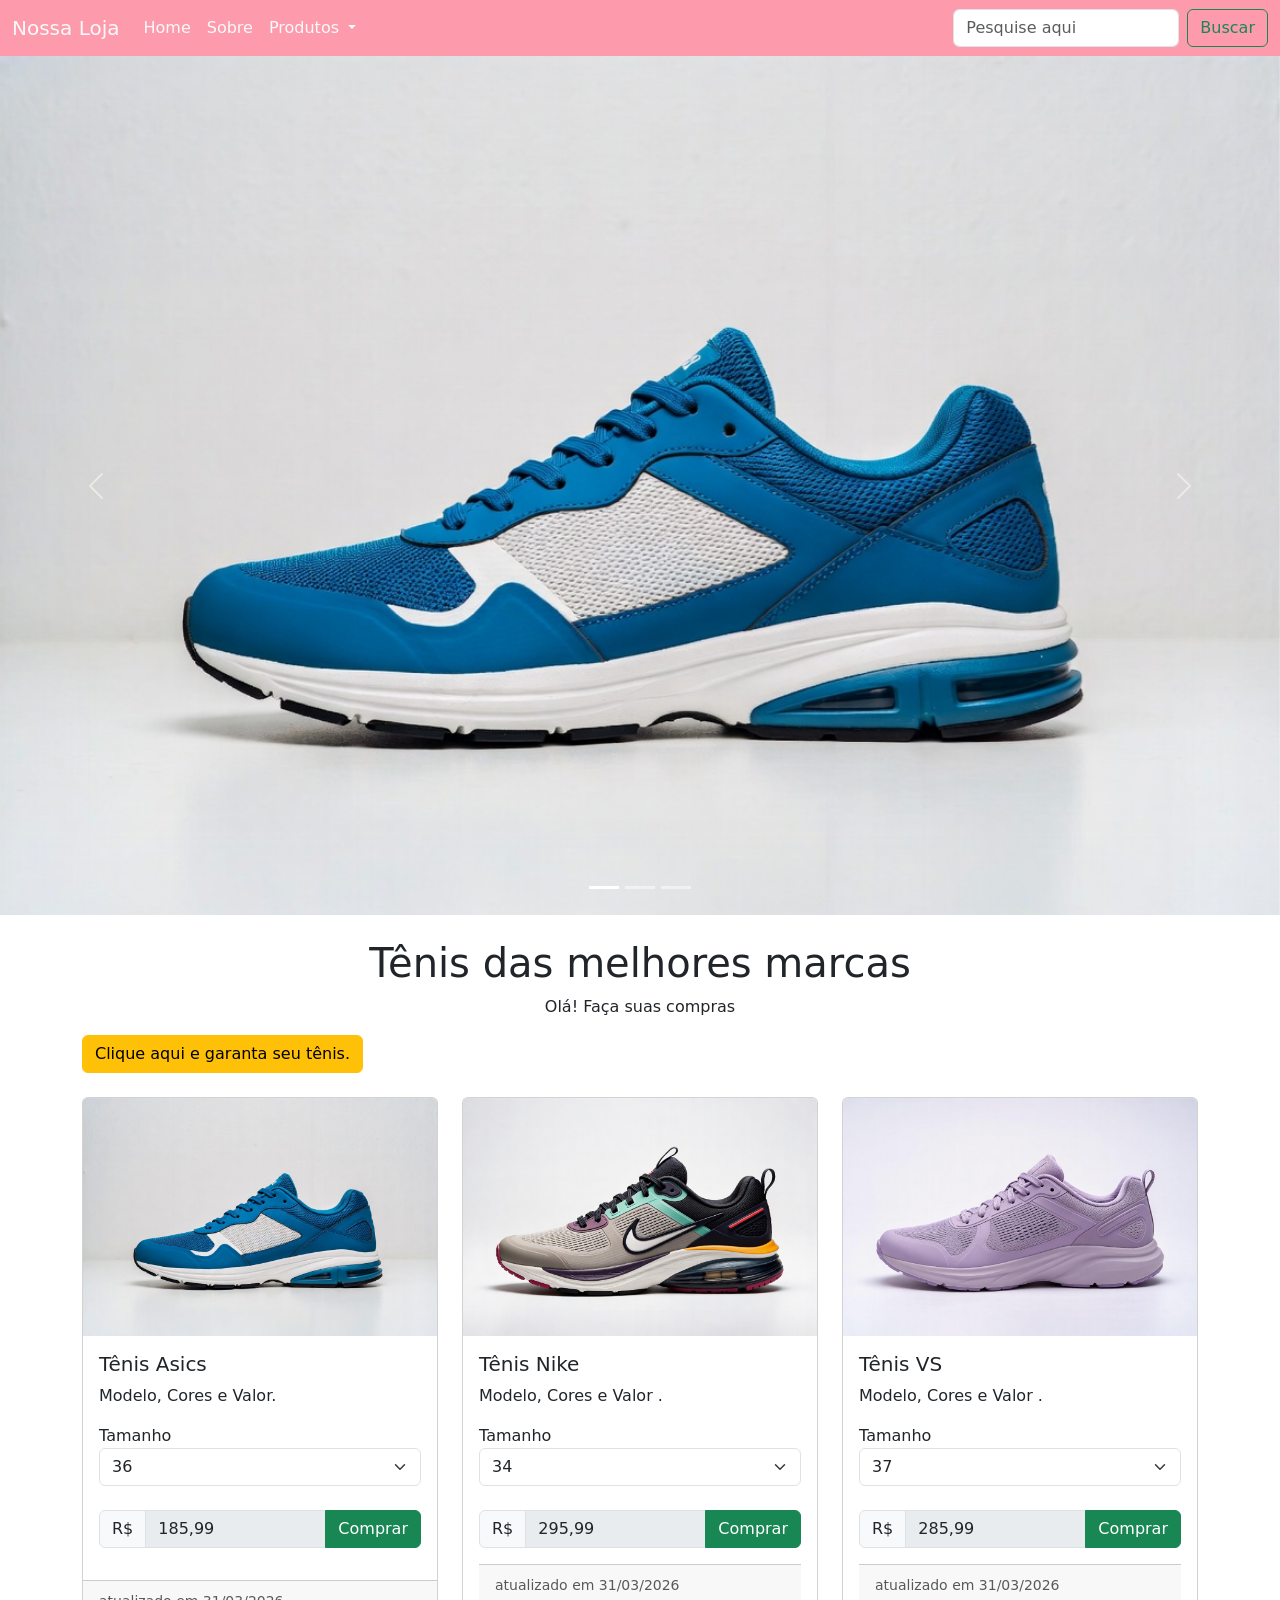
<file: index.html>
<!DOCTYPE html>
<html lang="pt-br">

<head>
    <meta charset="UTF-8">
    <meta name="viewport" content="width=device-width, initial-scale=1.0">
    <title>Monica Moro</title>
    <link href="https://cdn.jsdelivr.net/npm/bootstrap@5.3.8/dist/css/bootstrap.min.css" rel="stylesheet"
        integrity="sha384-sRIl4kxILFvY47J16cr9ZwB07vP4J8+LH7qKQnuqkuIAvNWLzeN8tE5YBujZqJLB" crossorigin="anonymous">
        <link rel="stylesheet" href="style.css">
</head>

<body>
    <nav class="navbar navbar-expand-lg text-light" style="background-color: rgb(253, 155, 172);">
        <div class="container-fluid">
            <a class="navbar-brand text-light" href="#">Nossa Loja</a>
            <button class="navbar-toggler" type="button" data-bs-toggle="collapse"
                data-bs-target="#navbarSupportedContent" aria-controls="navbarSupportedContent" aria-expanded="false"
                aria-label="Toggle navigation">
                <span class="navbar-toggler-icon"></span>
            </button>
            <div class="collapse navbar-collapse" id="navbarSupportedContent">
                <ul class="navbar-nav me-auto mb-2 mb-lg-0">
                    <li class="nav-item">
                        <a class="nav-link active text-light
          " aria-current="page" href="#">Home</a>
                    </li>
                    <li class="nav-item">
                        <a class="nav-link text-light" href="#">Sobre</a>
                    </li>
                    <li class="nav-item dropdown">
                        <a class="nav-link dropdown-toggle text-light" href="#" role="button" data-bs-toggle="dropdown"
                            aria-expanded="false">
                            Produtos
                        </a>
                        <ul class="dropdown-menu">
                            <li><a class="dropdown-item" href="#">Caminhada</a></li>
                            <li><a class="dropdown-item" href="#">Esportivo</a></li>
                            <li><a class="dropdown-item" href="#">Casual</a></li>
                            <li><a class="dropdown-item" href="#"> Corrida</a></li>
                            <li>
                                <hr class="dropdown-divider">
                            </li>
                            <li><a class="dropdown-item" href="#">Saiba mais</a></li>
                        </ul>
                    </li>
                </ul>
                <form class="d-flex" role="search">
                    <input class="form-control me-2" type="search" placeholder="Pesquise aqui" aria-label="Search" />
                    <button class="btn btn-outline-success" type="submit">Buscar</button>
                </form>
            </div>
        </div>
    </nav>

    <div id="carouselExampleIndicators" class="carousel slide">
        <div class="carousel-indicators">
            <button type="button" data-bs-target="#carouselExampleIndicators" data-bs-slide-to="0" class="active"
                aria-current="true" aria-label="Slide 1"></button>
            <button type="button" data-bs-target="#carouselExampleIndicators" data-bs-slide-to="1"
                aria-label="Slide 2"></button>
            <button type="button" data-bs-target="#carouselExampleIndicators" data-bs-slide-to="2"
                aria-label="Slide 3"></button>
        </div>
        <div class="carousel-inner">
            <div class="carousel-item active">
                <img src="/imagens/imagem 1.jpg" class="d-block w-100" alt="...">
            </div>
            <div class="carousel-item">
                <img src="/imagens/imagem2 (1) (1).jpg" class="d-block w-100" alt="...">
            </div>
            <div class="carousel-item">
                <img src="/imagens/imagem 3.jpg" class="d-block w-100" alt="...">
            </div>
        </div>
        <button class="carousel-control-prev" type="button" data-bs-target="#carouselExampleIndicators"
            data-bs-slide="prev">
            <span class="carousel-control-prev-icon" aria-hidden="true"></span>
            <span class="visually-hidden">Previous</span>
        </button>
        <button class="carousel-control-next" type="button" data-bs-target="#carouselExampleIndicators"
            data-bs-slide="next">
            <span class="carousel-control-next-icon" aria-hidden="true"></span>
            <span class="visually-hidden">Next</span>
        </button>
    </div>
    <br>
    <div class="container">
        <h1 class="text-center"> Tênis das melhores marcas</h1>
        <p class="text-center">Olá! Faça suas compras</p>
        <a href="https://www.netshoes.com.br/busca/tenis-feminino" class="btn btn-warning" target="_blank"> Clique aqui
            e garanta seu tênis.</a>

        <br>
        <br>
        <div class="row row-cols-1 row-cols-md-3 g-4">
            <div class="col">
                <div class="card h-100">
                    <img src="/imagens/imagem 1.jpg" class="card-img-top" alt="...">
                    <div class="card-body">
                        <h5 class="card-title">Tênis Asics</h5>
                        <p class="card-text"> Modelo, Cores e Valor.</p>
                        <label for="" class="card-text">Tamanho</label>
                        <select class="form-select">
                            <option value="">36</option>
                            <option value="">37</option>
                            <option value="">38</option>
                            <option value="">39</option>
                            <option value="">40</option>
                        </select>
                        <br>
                        <div class="input-group mb-3">
                            <span class="input-group-text">R$</span>
                            <input type="text" class="form-control" value="185,99" disabled>
                            <a href="tenis1.html" class="btn btn-success">Comprar</a>
                        </div>
                    </div>
                    <div class="card-footer">
                        <small class="text-body-secondary">atualizado em 31/03/2026</small>
                    </div>
                </div>
            </div>
            <div class="col">
                <div class="card h-100">
                    <img src="/imagens/imagem 3.jpg" class="card-img-top" alt="...">

                    <div class="card-body">
                        <h5 class="card-title">Tênis Nike</h5>
                        <p class="card-text"> Modelo, Cores e Valor .</p>
                        <label for="" class="card-text">Tamanho</label>
                        <select class="form-select">
                            <option value="">34</option>
                            <option value="">35</option>
                            <option value="">36</option>
                            <option value="">37</option>
                            <option value="">38</option>
                        </select>
                        <br>
                        <div class="input-group mb-3">
                            <span class="input-group-text">R$</span>
                            <input type="text" class="form-control" value="295,99" disabled>
                            <a href="tenis3.html" class="btn btn-success">Comprar</a>
                        </div>
                        <div class="card-footer">
                            <small class="text-body-secondary">atualizado em 31/03/2026</small>
                        </div>
                    </div>
                </div>
            </div>
            <div class="col">
                <div class="card h-100">
                    <img src="/imagens/imagem2 (1) (1).jpg" class="card-img-top" alt="...">
                    <div class="card-body">
                        <h5 class="card-title">Tênis VS</h5>
                        <p class="card-text">Modelo, Cores e Valor .</p>
                        <label for="" class="card-text">Tamanho</label>
                        <select class="form-select">
                            <option value="">37</option>
                            <option value="">38</option>
                            <option value="">39</option>
                            <option value="">40</option>
                            <option value="">41</option>
                        </select>
                        <br>
                        <div class="input-group mb-3">
                            <span class="input-group-text">R$</span>
                            <input type="text" class="form-control" value="285,99" disabled>
                            <a href="tenis2.html" class="btn btn-success">Comprar</a>
                        </div>
                        <div class="card-footer">
                            <small class="text-body-secondary">atualizado em 31/03/2026</small>
                        </div>
                    </div>
                </div>
            </div>
        </div>

</body>
<script src="https://cdn.jsdelivr.net/npm/bootstrap@5.3.8/dist/js/bootstrap.bundle.min.js"
    integrity="sha384-FKyoEForCGlyvwx9Hj09JcYn3nv7wiPVlz7YYwJrWVcXK/BmnVDxM+D2scQbITxI"
    crossorigin="anonymous"></script>

</html>
</file>
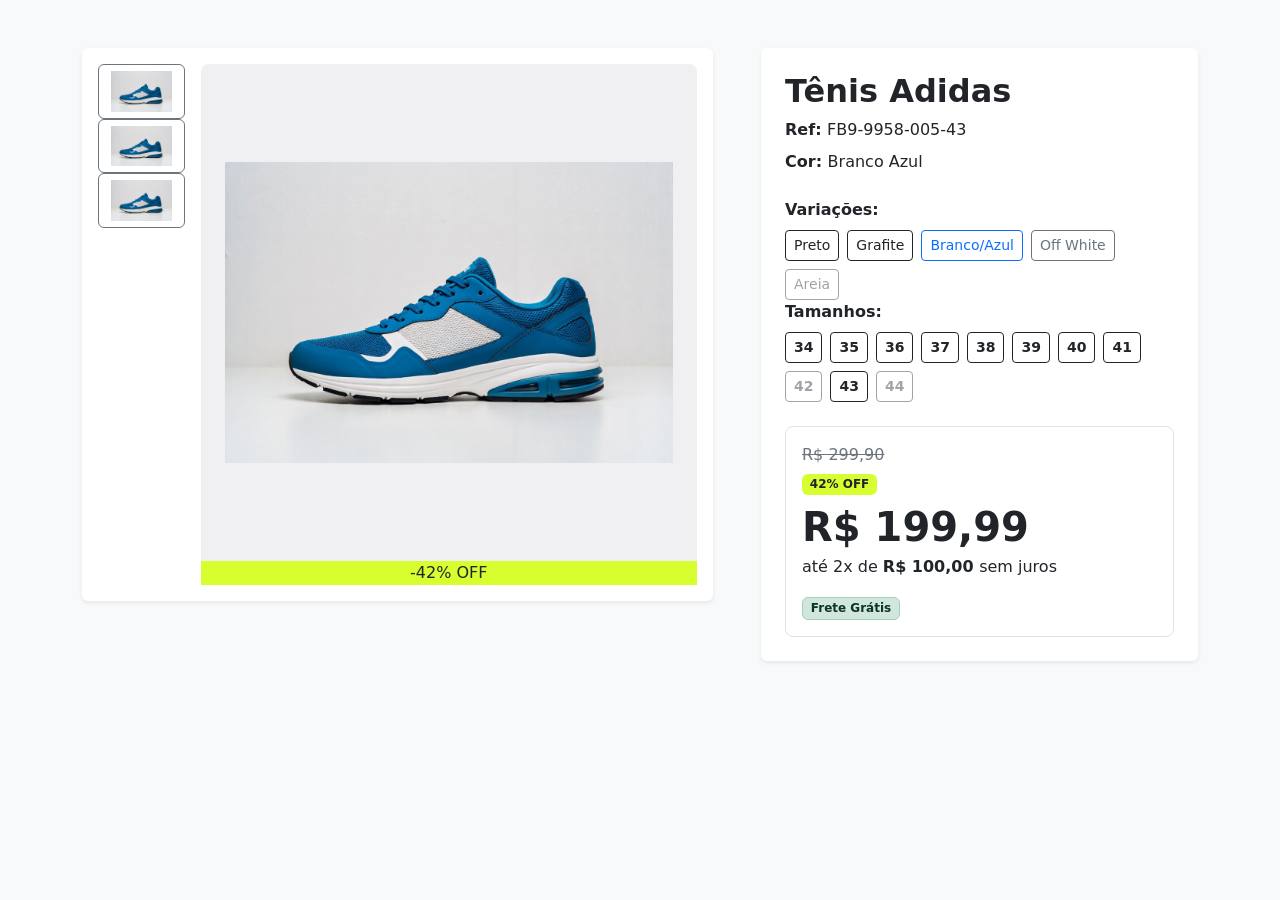
<file: tenis1.html>
<!DOCTYPE html>
<html lang="pt-br">

<head>
    <meta charset="UTF-8">
    <meta name="viewport" content="width=device-width, initial-scale=1.0">
    <title>Produto 1</title>
    <link rel="stylesheet" href="style.css">

    <link href="https://cdn.jsdelivr.net/npm/bootstrap@5.3.8/dist/css/bootstrap.min.css" rel="stylesheet"
        integrity="sha384-sRIl4kxILFvY47J16cr9ZwB07vP4J8+LH7qKQnuqkuIAvNWLzeN8tE5YBujZqJLB" crossorigin="anonymous">
</head>

<body class="bg-light">
    <main class="container py-4 py-lg-5">
        <div class="row g-4 g-lg-5 align-items-start">
            <section class="col-12 col-lg-7">
                <div class="card border-0 shadow-sm">
                    <div class="card-body p-2 p-md-3">
                        <div class="row g-3">
                            <div class="col-2 col-md-2">
                                <div class="d-grip gap-2">
                                    <button class="btn btn-outline-secondary" type="button">
                                        <img src="/imagens/imagem 1.jpg" class="d-block w-100" alt="...">
                                    </button>
                                    <button class="btn btn-outline-secondary" type="button">
                                        <img src="/imagens/imagem 1.jpg" class="d-block w-100" alt="...">
                                    </button>
                                    <button class="btn btn-outline-secondary" type="button">
                                        <img src="/imagens/imagem 1.jpg" class="d-block w-100" alt="...">
                                    </button>
                                </div>
                            </div>
                            <div class="col-10 col-md-10">
                                <div class="card border-0 rounded-3" style="background-color: #f0f0f2;">
                                    <div class="ratio ratio-1x1">
                                        <img src="/imagens/imagem 1.jpg" alt="Tenis Adidas" class="img-fluid p-3 p-md-4"
                                            style="object-fit: contain;">
                                    </div>
                                    <div class="text-center fw-bold-py-2" style="background-color: #d7ff2f;">-42% OFF
                                    </div>
                                </div>
                            </div>
                        </div>
                    </div>
                </div>
            </section>

            <section class="col-12 col-lg-5">
                <div class="card border-0 shadow-sm h-100">
                    <div class="card-body p-3 p-md-4">
                        <h1 class="h2 fw-bold md-3">Tênis Adidas</h1>
                        <p class="mb-2"><b>Ref: </b> FB9-9958-005-43</p>
                        <p class="mb-4"><b>Cor: </b> Branco Azul</p>

                        <div class="md-4">
                            <p class="fw-bold mb-2">Variações: </p>
                            <div class="d-flex flex-wrap gap-2">
                                <button class="btn btn-outline-dark btn-sm">Preto</button>
                                <button class="btn btn-outline-dark btn-sm">Grafite</button>
                                <button class="btn btn-outline-primary btn-sm">Branco/Azul</button>
                                <button class="btn btn-outline-secondary btn-sm">Off White</button>
                                <button class="btn btn-outline-secondary btn-sm" disabled>Areia</button>
                            </div>
                        </div>

                        <div class="md-4">
                            <p class="d-flex fw-bold mb-2">Tamanhos: </p>
                            <div class="d-flex flex-wrap gap-2">
                                <button class="btn btn-outline-dark btn-sm fw-semibold">34</button>
                                <button class="btn btn-outline-dark btn-sm fw-semibold">35</button>
                                <button class="btn btn-outline-dark btn-sm fw-semibold">36</button>
                                <button class="btn btn-outline-dark btn-sm fw-semibold">37</button>
                                <button class="btn btn-outline-dark btn-sm fw-semibold">38</button>
                                <button class="btn btn-outline-dark btn-sm fw-semibold">39</button>
                                <button class="btn btn-outline-dark btn-sm fw-semibold">40</button>
                                <button class="btn btn-outline-dark btn-sm fw-semibold">41</button>
                                <button class="btn btn-outline-secondary btn-sm fw-semibold" disabled>42</button>
                                <button class="btn btn-outline-dark btn-sm fw-semibold">43</button>
                                <button class="btn btn-outline-secondary btn-sm fw-semibold" disabled>44</button>
                            </div>
                            
                        </div>
                        <br>
                        <div class="card border rounded-3">
                            <div class="card-body">
                                <p class="text-secondary text-decoration-line-through mb-1">R$ 299,90</p>
                                <p class="mb-2">
                                    <span class="badge text-dark"style="background-color:#d7ff2f;">42% OFF</span>
                                </p>
                                <p class="display-6 fw-bold mb-1">R$ 199,99</p>
                                <p class="secondary md-3"> até 2x de <b> R$ 100,00 </b>sem juros</p>
                                <span class="badge bg-success-subtle text-success-emphasis border border-success-subtle">Frete Grátis</span>
                            </div>
                        </div>
                    </div>
                </div>
            </section>
        </div>
    </main>
</body>


<script src="https://cdn.jsdelivr.net/npm/bootstrap@5.3.8/dist/js/bootstrap.bundle.min.js"
    integrity="sha384-FKyoEForCGlyvwx9Hj09JcYn3nv7wiPVlz7YYwJrWVcXK/BmnVDxM+D2scQbITxI"
    crossorigin="anonymous"></script>

</html>
</file>
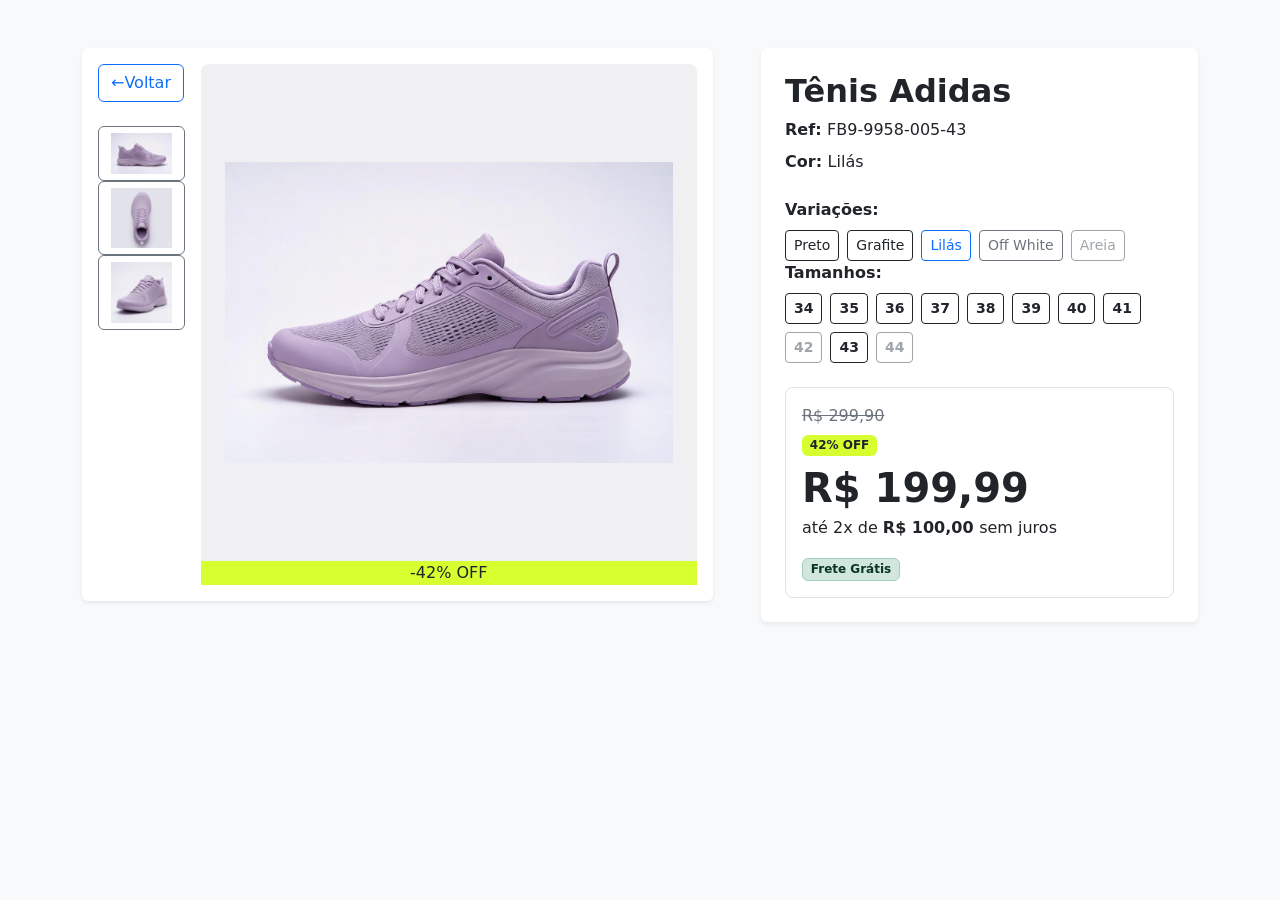
<file: tenis2.html>
<!DOCTYPE html>
<html lang="pt-br">

<head>
    <meta charset="UTF-8">
    <meta name="viewport" content="width=device-width, initial-scale=1.0">
    <title>Produto 1</title>
    <link rel="stylesheet" href="style.css">

    <link href="https://cdn.jsdelivr.net/npm/bootstrap@5.3.8/dist/css/bootstrap.min.css" rel="stylesheet"
        integrity="sha384-sRIl4kxILFvY47J16cr9ZwB07vP4J8+LH7qKQnuqkuIAvNWLzeN8tE5YBujZqJLB" crossorigin="anonymous">
</head>

<body class="bg-light">
    <main class="container py-4 py-lg-5">
        <div class="row g-4 g-lg-5 align-items-start">
            <section class="col-12 col-lg-7">
                <div class="card border-0 shadow-sm">
                    <div class="card-body p-2 p-md-3">
                        <div class="row g-3">
                            <div class="col-2 col-md-2">
                                <div class="d-grip gap-2">
                                    <a href="index.html" class="btn btn-outline-primary">←Voltar</a>
                                    <br>
                                    <br>
                                    <button class="btn btn-outline-secondary" type="button">
                                        <img src="/imagens/imagem2.jpg" class="d-block w-100" alt="...">
                                    </button>
                                    <button class="btn btn-outline-secondary" type="button">
                                        <img src="/imagens/tenis2/cima_2.png" class="d-block w-100" alt="...">
                                    </button>
                                    <button class="btn btn-outline-secondary" type="button">
                                        <img src="/imagens/tenis2/diagonal_2.png" class="d-block w-100" alt="...">
                                    </button>
                                </div>
                            </div>
                            <div class="col-10 col-md-10">
                                <div class="card border-0 rounded-3" style="background-color: #f0f0f2;">
                                    <div class="ratio ratio-1x1">
                                        <img src="/imagens/imagem2 (1) (1).jpg" alt="Tenis Adidas" class="img-fluid p-3 p-md-4"
                                            style="object-fit: contain;">
                                    </div>
                                    <div class="text-center fw-bold-py-2" style="background-color: #d7ff2f;">-42% OFF
                                    </div>
                                </div>
                            </div>
                        </div>
                    </div>
                </div>
            </section>

            <section class="col-12 col-lg-5">
                <div class="card border-0 shadow-sm h-100">
                    <div class="card-body p-3 p-md-4">
                        <h1 class="h2 fw-bold md-3">Tênis Adidas</h1>
                        <p class="mb-2"><b>Ref: </b> FB9-9958-005-43</p>
                        <p class="mb-4"><b>Cor: </b> Lilás</p>

                        <div class="md-4">
                            <p class="fw-bold mb-2">Variações: </p>
                            <div class="d-flex flex-wrap gap-2">
                                <button class="btn btn-outline-dark btn-sm">Preto</button>
                                <button class="btn btn-outline-dark btn-sm">Grafite</button>
                                <button class="btn btn-outline-primary btn-sm">Lilás</button>
                                <button class="btn btn-outline-secondary btn-sm">Off White</button>
                                <button class="btn btn-outline-secondary btn-sm" disabled>Areia</button>
                            </div>
                        </div>

                        <div class="md-4">
                            <p class="d-flex fw-bold mb-2">Tamanhos: </p>
                            <div class="d-flex flex-wrap gap-2">
                                <button class="btn btn-outline-dark btn-sm fw-semibold">34</button>
                                <button class="btn btn-outline-dark btn-sm fw-semibold">35</button>
                                <button class="btn btn-outline-dark btn-sm fw-semibold">36</button>
                                <button class="btn btn-outline-dark btn-sm fw-semibold">37</button>
                                <button class="btn btn-outline-dark btn-sm fw-semibold">38</button>
                                <button class="btn btn-outline-dark btn-sm fw-semibold">39</button>
                                <button class="btn btn-outline-dark btn-sm fw-semibold">40</button>
                                <button class="btn btn-outline-dark btn-sm fw-semibold">41</button>
                                <button class="btn btn-outline-secondary btn-sm fw-semibold" disabled>42</button>
                                <button class="btn btn-outline-dark btn-sm fw-semibold">43</button>
                                <button class="btn btn-outline-secondary btn-sm fw-semibold" disabled>44</button>
                            </div>
                            
                        </div>
                        <br>
                        <div class="card border rounded-3">
                            <div class="card-body">
                                <p class="text-secondary text-decoration-line-through mb-1">R$ 299,90</p>
                                <p class="mb-2">
                                    <span class="badge text-dark"style="background-color:#d7ff2f;">42% OFF</span>
                                </p>
                                <p class="display-6 fw-bold mb-1">R$ 199,99</p>
                                <p class="secondary md-3"> até 2x de <b> R$ 100,00 </b>sem juros</p>
                                <span class="badge bg-success-subtle text-success-emphasis border border-success-subtle">Frete Grátis</span>
                            </div>
                        </div>
                    </div>
                </div>
            </section>
        </div>
    </main>
</body>


<script src="https://cdn.jsdelivr.net/npm/bootstrap@5.3.8/dist/js/bootstrap.bundle.min.js"
    integrity="sha384-FKyoEForCGlyvwx9Hj09JcYn3nv7wiPVlz7YYwJrWVcXK/BmnVDxM+D2scQbITxI"
    crossorigin="anonymous"></script>

</html>
</file>
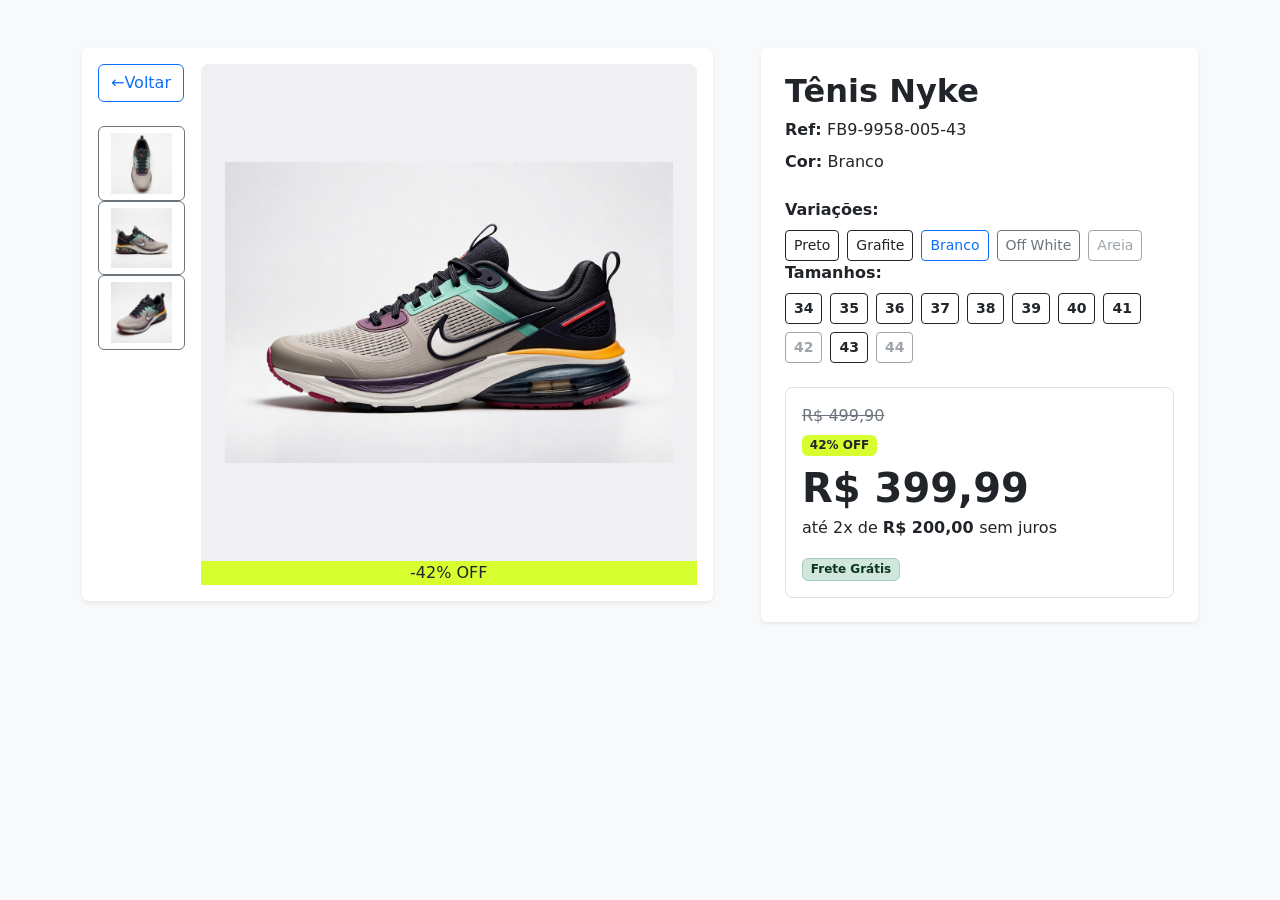
<file: tenis3.html>
<!DOCTYPE html>
<html lang="pt-br">

<head>
    <meta charset="UTF-8">
    <meta name="viewport" content="width=device-width, initial-scale=1.0">
    <title>Produto 1</title>
    <link rel="stylesheet" href="style.css">

    <link href="https://cdn.jsdelivr.net/npm/bootstrap@5.3.8/dist/css/bootstrap.min.css" rel="stylesheet"
        integrity="sha384-sRIl4kxILFvY47J16cr9ZwB07vP4J8+LH7qKQnuqkuIAvNWLzeN8tE5YBujZqJLB" crossorigin="anonymous">
</head>

<body class="bg-light">
    <main class="container py-4 py-lg-5">
        <div class="row g-4 g-lg-5 align-items-start">
            <section class="col-12 col-lg-7">
                <div class="card border-0 shadow-sm">
                    <div class="card-body p-2 p-md-3">
                        <div class="row g-3">
                            <div class="col-2 col-md-2">
                                <div class="d-grip gap-2">
                                    <a href="index.html" class="btn btn-outline-primary">←Voltar</a>
                                    <br>
                                    <br>
                                    <button class="btn btn-outline-secondary" type="button">
                                        <img src="/imagens/tenis3/cima_3 (1).png" class="d-block w-100" alt="...">
                                    </button>
                                    <button class="btn btn-outline-secondary" type="button">
                                        <img src="/imagens/tenis3/lado_3.png" class="d-block w-100" alt="...">
                                    </button>
                                    <button class="btn btn-outline-secondary" type="button">
                                        <img src="/imagens/tenis3/diagonal_3.png" class="d-block w-100" alt="...">
                                    </button>
                                </div>
                            </div>
                            <div class="col-10 col-md-10">
                                <div class="card border-0 rounded-3" style="background-color: #f0f0f2;">
                                    <div class="ratio ratio-1x1">
                                        <img src="/imagens/imagem 3.jpg" alt="Tenis Nike" class="img-fluid p-3 p-md-4"
                                            style="object-fit: contain;">
                                    </div>
                                    <div class="text-center fw-bold-py-2" style="background-color: #d7ff2f;">-42% OFF
                                    </div>
                                </div>
                            </div>
                        </div>
                    </div>
                </div>
            </section>

            <section class="col-12 col-lg-5">
                <div class="card border-0 shadow-sm h-100">
                    <div class="card-body p-3 p-md-4">
                        <h1 class="h2 fw-bold md-3">Tênis Nyke</h1>
                        <p class="mb-2"><b>Ref: </b> FB9-9958-005-43</p>
                        <p class="mb-4"><b>Cor: </b> Branco</p>

                        <div class="md-4">
                            <p class="fw-bold mb-2">Variações: </p>
                            <div class="d-flex flex-wrap gap-2">
                                <button class="btn btn-outline-dark btn-sm">Preto</button>
                                <button class="btn btn-outline-dark btn-sm">Grafite</button>
                                <button class="btn btn-outline-primary btn-sm">Branco</button>
                                <button class="btn btn-outline-secondary btn-sm">Off White</button>
                                <button class="btn btn-outline-secondary btn-sm" disabled>Areia</button>
                            </div>
                        </div>

                        <div class="md-4">
                            <p class="d-flex fw-bold mb-2">Tamanhos: </p>
                            <div class="d-flex flex-wrap gap-2">
                                <button class="btn btn-outline-dark btn-sm fw-semibold">34</button>
                                <button class="btn btn-outline-dark btn-sm fw-semibold">35</button>
                                <button class="btn btn-outline-dark btn-sm fw-semibold">36</button>
                                <button class="btn btn-outline-dark btn-sm fw-semibold">37</button>
                                <button class="btn btn-outline-dark btn-sm fw-semibold">38</button>
                                <button class="btn btn-outline-dark btn-sm fw-semibold">39</button>
                                <button class="btn btn-outline-dark btn-sm fw-semibold">40</button>
                                <button class="btn btn-outline-dark btn-sm fw-semibold">41</button>
                                <button class="btn btn-outline-secondary btn-sm fw-semibold" disabled>42</button>
                                <button class="btn btn-outline-dark btn-sm fw-semibold">43</button>
                                <button class="btn btn-outline-secondary btn-sm fw-semibold" disabled>44</button>
                            </div>
                            
                        </div>
                        <br>
                        <div class="card border rounded-3">
                            <div class="card-body">
                                <p class="text-secondary text-decoration-line-through mb-1">R$ 499,90</p>
                                <p class="mb-2">
                                    <span class="badge text-dark"style="background-color:#d7ff2f;">42% OFF</span>
                                </p>
                                <p class="display-6 fw-bold mb-1">R$ 399,99</p>
                                <p class="secondary md-3"> até 2x de <b> R$ 200,00 </b>sem juros</p>
                                <span class="badge bg-success-subtle text-success-emphasis border border-success-subtle">Frete Grátis</span>
                            </div>
                        </div>
                    </div>
                </div>
            </section>
        </div>
    </main>
</body>


<script src="https://cdn.jsdelivr.net/npm/bootstrap@5.3.8/dist/js/bootstrap.bundle.min.js"
    integrity="sha384-FKyoEForCGlyvwx9Hj09JcYn3nv7wiPVlz7YYwJrWVcXK/BmnVDxM+D2scQbITxI"
    crossorigin="anonymous"></script>

</html>
</file>
<file: style.css>
.magnifier-container {
    position: relative;
    cursor: crosshair;
    overflow: visible;
    z-index: 1;
}

.lupa {
    position: absolute;
    width: 110px;
    height: 110px;
    border: 2px solid rgba(255, 255, 255, 0.95);
    outline: 1px solid rgba(0, 0, 0, 0.08);
    border-radius: 50%;
    pointer-events: none;
    background-repeat: no-repeat;
    background-color: rgba(255, 255, 255, 0.08);
    backdrop-filter: blur(4px);
    box-shadow:
        0 18px 32px rgba(0, 0, 0, 0.22),
        inset 0 0 0 10px rgba(255, 255, 255, 0.18),
        inset 0 10px 24px rgba(255, 255, 255, 0.32);
    opacity: 0;
    visibility: hidden;
    transform: scale(0.92);
    transition: opacity 0.18s ease, transform 0.2s ease, visibility 0.2s ease;
    z-index: 9999;
}

.lupa::before {
    content: "";
    position: absolute;
    inset: 6px;
    border: 1px solid rgba(255, 255, 255, 0.35);
    border-radius: 50%;
}

.lupa::after {
    content: "";
    position: absolute;
    top: 14px;
    left: 22px;
    width: 44px;
    height: 20px;
    border-radius: 999px;
    background: linear-gradient(to right, rgba(255, 255, 255, 0.78),rgba(255, 255, 255, 0));
    transform: rotate(-22deg);
}

.lupa.ativa {
    opacity: 1;
    visibility: visible;
    transform: scale(1);
}
</file>
